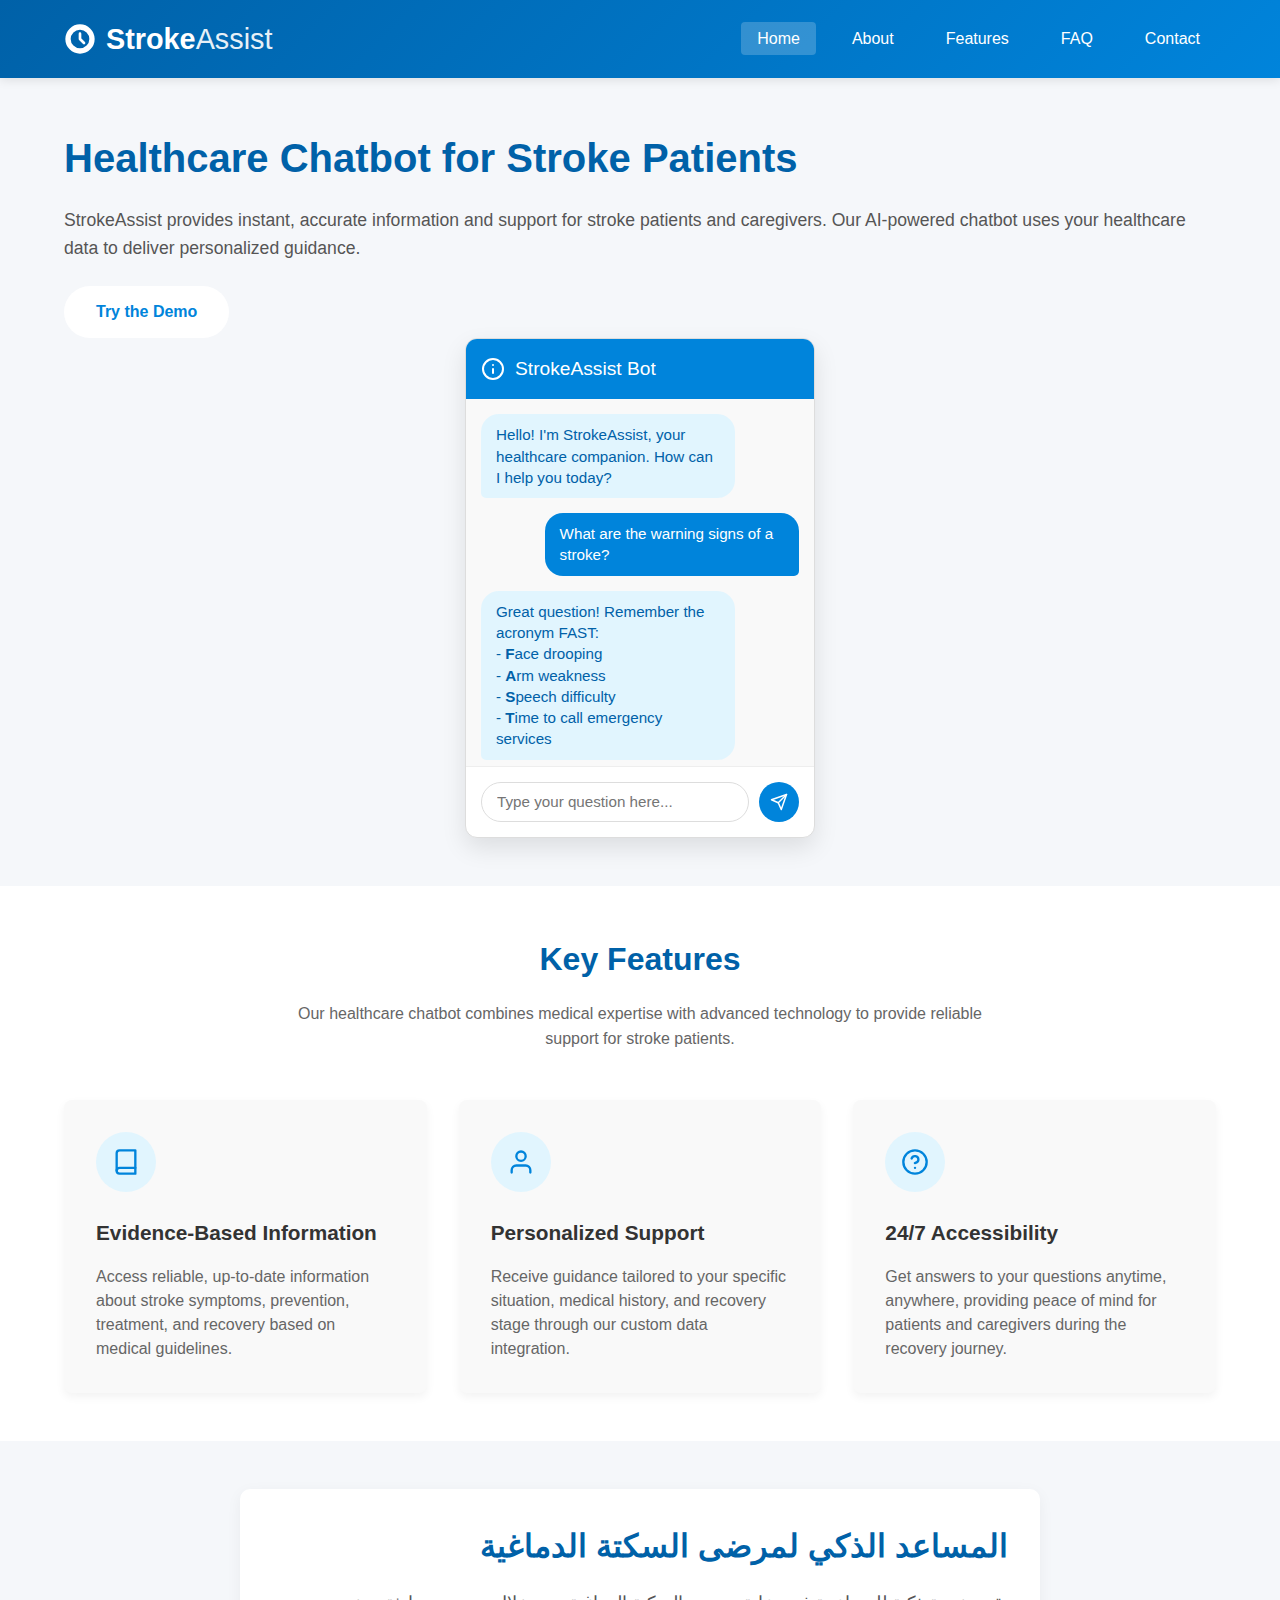
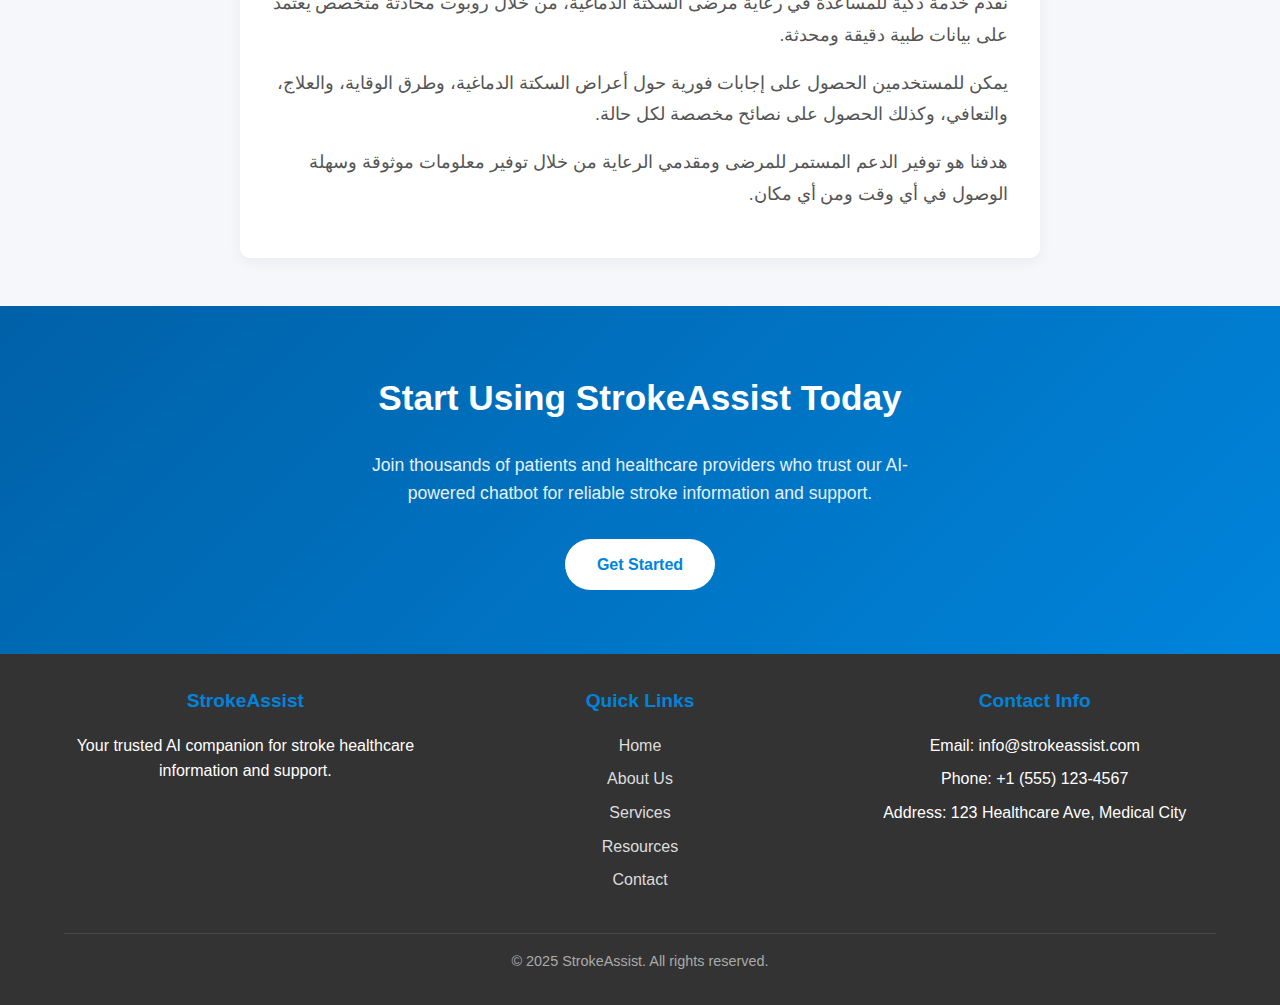
<file: stroke.html>
<!DOCTYPE html>
<html lang="en">
<head>
    <meta charset="UTF-8">
    <meta name="viewport" content="width=device-width, initial-scale=1.0">
    <title>StrokeAssist - Healthcare Chatbot</title>
    <style>
        * {
            margin: 0;
            padding: 0;
            box-sizing: border-box;
            font-family: 'Segoe UI', Tahoma, Geneva, Verdana, sans-serif;
        }
        body {
            background-color: #f5f7fa;
            color: #333;
            line-height: 1.6;
        }
        header {
            background: linear-gradient(135deg, #0061a8 0%, #0084db 100%);
            color: white;
            padding: 1rem 0;
            box-shadow: 0 2px 10px rgba(0, 0, 0, 0.1);
        }
        .container {
            width: 90%;
            max-width: 1200px;
            margin: 0 auto;
        }
        .header-content {
            display: flex;
            justify-content: space-between;
            align-items: center;
        }
        .logo {
            display: flex;
            align-items: center;
            gap: 10px;
        }
        .logo h1 {
            font-size: 1.8rem;
            font-weight: 600;
        }
        .logo span {
            font-weight: normal;
            opacity: 0.9;
        }
        nav ul {
            display: flex;
            list-style: none;
            gap: 20px;
        }
        nav a {
            color: white;
            text-decoration: none;
            font-weight: 500;
            transition: all 0.3s ease;
            padding: 0.5rem 1rem;
            border-radius: 4px;
        }
        nav a:hover {
            background-color: rgba(255, 255, 255, 0.1);
        }
        nav a.active {
            background-color: rgba(255, 255, 255, 0.2);
        }
        .hero {
            display: flex;
            align-items: center;
            padding: 3rem 0;
            gap: 3rem;
        }
        .hero-content {
            flex: 1;
        }
        .hero-content h2 {
            font-size: 2.5rem;
            margin-bottom: 1rem;
            color: #0061a8;
        }
        .hero-content p {
            font-size: 1.1rem;
            margin-bottom: 1.5rem;
            color: #555;
        }
        .hero-image {
            flex: 1;
            display: flex;
            justify-content: center;
        }
        .chatbot-container {
            border: 1px solid #ddd;
            border-radius: 12px;
            width: 350px;
            height: 500px;
            background-color: white;
            box-shadow: 0 10px 25px rgba(0, 0, 0, 0.1);
            overflow: hidden;
            display: flex;
            flex-direction: column;
        }
        .chat-header {
            background-color: #0084db;
            color: white;
            padding: 15px;
            display: flex;
            align-items: center;
            gap: 10px;
        }
        .chat-header h3 {
            font-size: 1.2rem;
            font-weight: 500;
        }
        .chat-messages {
            flex: 1;
            padding: 15px;
            overflow-y: auto;
            background-color: #f9f9f9;
            display: flex;
            flex-direction: column;
            gap: 15px;
        }
        .message {
            max-width: 80%;
            padding: 10px 15px;
            border-radius: 18px;
            font-size: 0.95rem;
            line-height: 1.4;
        }
        .bot {
            align-self: flex-start;
            background-color: #e1f5fe;
            border-bottom-left-radius: 5px;
            color: #0061a8;
        }
        .user {
            align-self: flex-end;
            background-color: #0084db;
            color: white;
            border-bottom-right-radius: 5px;
        }
        .chat-input {
            padding: 15px;
            border-top: 1px solid #eee;
            display: flex;
            gap: 10px;
        }
        .chat-input input {
            flex: 1;
            padding: 10px 15px;
            border: 1px solid #ddd;
            border-radius: 25px;
            outline: none;
            font-size: 0.95rem;
        }
        .chat-input button {
            background-color: #0084db;
            color: white;
            border: none;
            border-radius: 50%;
            width: 40px;
            height: 40px;
            display: flex;
            align-items: center;
            justify-content: center;
            cursor: pointer;
            transition: all 0.3s ease;
        }
        .chat-input button:hover {
            background-color: #0061a8;
        }
        .features {
            padding: 3rem 0;
            background-color: white;
        }
        .section-header {
            text-align: center;
            margin-bottom: 3rem;
        }
        .section-header h2 {
            font-size: 2rem;
            color: #0061a8;
            margin-bottom: 1rem;
        }
        .section-header p {
            color: #666;
            max-width: 700px;
            margin: 0 auto;
        }
        .features-grid {
            display: grid;
            grid-template-columns: repeat(auto-fit, minmax(300px, 1fr));
            gap: 2rem;
        }
        .feature-card {
            background-color: #f9f9f9;
            border-radius: 8px;
            padding: 2rem;
            box-shadow: 0 4px 10px rgba(0, 0, 0, 0.05);
            transition: all 0.3s ease;
        }
        .feature-card:hover {
            transform: translateY(-5px);
            box-shadow: 0 10px 20px rgba(0, 0, 0, 0.1);
        }
        .feature-icon {
            background-color: #e1f5fe;
            color: #0084db;
            width: 60px;
            height: 60px;
            border-radius: 50%;
            display: flex;
            align-items: center;
            justify-content: center;
            margin-bottom: 1.5rem;
        }
        .feature-card h3 {
            font-size: 1.3rem;
            margin-bottom: 1rem;
            color: #333;
        }
        .feature-card p {
            color: #666;
            line-height: 1.5;
        }
        .cta {
            background: linear-gradient(135deg, #0061a8 0%, #0084db 100%);
            padding: 4rem 0;
            color: white;
            text-align: center;
        }
        .cta h2 {
            font-size: 2.2rem;
            margin-bottom: 1.5rem;
        }
        .cta p {
            max-width: 600px;
            margin: 0 auto 2rem;
            font-size: 1.1rem;
            opacity: 0.9;
        }
        .btn {
            display: inline-block;
            background-color: white;
            color: #0084db;
            padding: 0.8rem 2rem;
            border-radius: 30px;
            font-size: 1rem;
            font-weight: 600;
            text-decoration: none;
            transition: all 0.3s ease;
        }
        .btn:hover {
            transform: translateY(-3px);
            box-shadow: 0 10px 20px rgba(0, 0, 0, 0.1);
        }
        .arabic-section {
            padding: 3rem 0;
            background-color: #f5f7fa;
            text-align: center;
        }
        .arabic-content {
            text-align: right;
            direction: rtl;
            max-width: 800px;
            margin: 0 auto;
            padding: 2rem;
            background-color: white;
            border-radius: 10px;
            box-shadow: 0 4px 15px rgba(0, 0, 0, 0.05);
        }
        .arabic-content h2 {
            font-size: 2rem;
            color: #0061a8;
            margin-bottom: 1rem;
        }
        .arabic-content p {
            font-size: 1.1rem;
            color: #555;
            line-height: 1.8;
            margin-bottom: 1rem;
        }
        footer {
            background-color: #333;
            color: white;
            padding: 2rem 0;
            text-align: center;
        }
        .footer-content {
            display: flex;
            justify-content: space-between;
            flex-wrap: wrap;
            gap: 2rem;
        }
        .footer-section {
            flex: 1;
            min-width: 250px;
        }
        .footer-section h3 {
            font-size: 1.2rem;
            margin-bottom: 1rem;
            color: #0084db;
        }
        .footer-links {
            list-style: none;
        }
        .footer-links li {
            margin-bottom: 0.5rem;
        }
        .footer-links a {
            color: #ddd;
            text-decoration: none;
            transition: all 0.3s ease;
        }
        .footer-links a:hover {
            color: white;
            padding-left: 5px;
        }
        .copyright {
            margin-top: 2rem;
            padding-top: 1rem;
            border-top: 1px solid rgba(255, 255, 255, 0.1);
            font-size: 0.9rem;
            color: #aaa;
        }
        @media (max-width: 768px) {
            .hero {
                flex-direction: column-reverse;
                text-align: center;
                padding: 2rem 0;
            }
            .hero-content {
                margin-top: 2rem;
            }
            .header-content {
                flex-direction: column;
                gap: 1rem;
            }
            nav ul {
                gap: 10px;
            }
            .features-grid {
                grid-template-columns: 1fr;
            }
            .footer-content {
                flex-direction: column;
                text-align: center;
            }
        }
    </style>
</head>
<body>
    <header>
        <div class="container">
            <div class="header-content">
                <div class="logo">
                    <svg width="32" height="32" viewBox="0 0 24 24" fill="none" stroke="currentColor" stroke-width="2" stroke-linecap="round" stroke-linejoin="round">
                        <path d="M12 2C6.5 2 2 6.5 2 12s4.5 10 10 10 10-4.5 10-10S17.5 2 12 2zm0 18c-4.4 0-8-3.6-8-8s3.6-8 8-8 8 3.6 8 8-3.6 8-8 8z"/>
                        <path d="M12 8v4l3 3"/>
                    </svg>
                    <h1>Stroke<span>Assist</span></h1>
                </div>
                <nav>
                    <ul>
                        <li><a href="#" class="active">Home</a></li>
                        <li><a href="#">About</a></li>
                        <li><a href="#">Features</a></li>
                        <li><a href="#">FAQ</a></li>
                        <li><a href="#">Contact</a></li>
                    </ul>
                </nav>
            </div>
        </div>
    </header>

    <section class="hero">
        <div class="container">
            <div class="hero-content">
                <h2>Healthcare Chatbot for Stroke Patients</h2>
                <p>StrokeAssist provides instant, accurate information and support for stroke patients and caregivers. Our AI-powered chatbot uses your healthcare data to deliver personalized guidance.</p>
                <a href="#" class="btn">Try the Demo</a>
            </div>
            <div class="hero-image">
                <div class="chatbot-container">
                    <div class="chat-header">
                        <svg width="24" height="24" viewBox="0 0 24 24" fill="none" stroke="currentColor" stroke-width="2" stroke-linecap="round" stroke-linejoin="round">
                            <circle cx="12" cy="12" r="10"></circle>
                            <path d="M12 16v-4"></path>
                            <path d="M12 8h.01"></path>
                        </svg>
                        <h3>StrokeAssist Bot</h3>
                    </div>
                    <div class="chat-messages">
                        <div class="message bot">
                            Hello! I'm StrokeAssist, your healthcare companion. How can I help you today?
                        </div>
                        <div class="message user">
                            What are the warning signs of a stroke?
                        </div>
                        <div class="message bot">
                            Great question! Remember the acronym FAST:<br>
                            - <strong>F</strong>ace drooping<br>
                            - <strong>A</strong>rm weakness<br>
                            - <strong>S</strong>peech difficulty<br>
                            - <strong>T</strong>ime to call emergency services
                        </div>
                        <div class="message user">
                            How can I reduce my risk of stroke?
                        </div>
                        <div class="message bot">
                            Here are key ways to reduce stroke risk:<br>
                            - Control blood pressure<br>
                            - Maintain healthy diet<br>
                            - Exercise regularly<br>
                            - Avoid smoking<br>
                            - Limit alcohol intake<br>
                            Would you like more specific information about any of these?
                        </div>
                    </div>
                    <div class="chat-input">
                        <input type="text" placeholder="Type your question here...">
                        <button>
                            <svg width="18" height="18" viewBox="0 0 24 24" fill="none" stroke="currentColor" stroke-width="2" stroke-linecap="round" stroke-linejoin="round">
                                <line x1="22" y1="2" x2="11" y2="13"></line>
                                <polygon points="22 2 15 22 11 13 2 9 22 2"></polygon>
                            </svg>
                        </button>
                    </div>
                </div>
            </div>
        </div>
    </section>

    <section class="features">
        <div class="container">
            <div class="section-header">
                <h2>Key Features</h2>
                <p>Our healthcare chatbot combines medical expertise with advanced technology to provide reliable support for stroke patients.</p>
            </div>
            <div class="features-grid">
                <div class="feature-card">
                    <div class="feature-icon">
                        <svg width="28" height="28" viewBox="0 0 24 24" fill="none" stroke="currentColor" stroke-width="2" stroke-linecap="round" stroke-linejoin="round">
                            <path d="M4 19.5A2.5 2.5 0 0 1 6.5 17H20"></path>
                            <path d="M6.5 2H20v20H6.5A2.5 2.5 0 0 1 4 19.5v-15A2.5 2.5 0 0 1 6.5 2z"></path>
                        </svg>
                    </div>
                    <h3>Evidence-Based Information</h3>
                    <p>Access reliable, up-to-date information about stroke symptoms, prevention, treatment, and recovery based on medical guidelines.</p>
                </div>
                <div class="feature-card">
                    <div class="feature-icon">
                        <svg width="28" height="28" viewBox="0 0 24 24" fill="none" stroke="currentColor" stroke-width="2" stroke-linecap="round" stroke-linejoin="round">
                            <path d="M20 21v-2a4 4 0 0 0-4-4H8a4 4 0 0 0-4 4v2"></path>
                            <circle cx="12" cy="7" r="4"></circle>
                        </svg>
                    </div>
                    <h3>Personalized Support</h3>
                    <p>Receive guidance tailored to your specific situation, medical history, and recovery stage through our custom data integration.</p>
                </div>
                <div class="feature-card">
                    <div class="feature-icon">
                        <svg width="28" height="28" viewBox="0 0 24 24" fill="none" stroke="currentColor" stroke-width="2" stroke-linecap="round" stroke-linejoin="round">
                            <circle cx="12" cy="12" r="10"></circle>
                            <path d="M9.09 9a3 3 0 0 1 5.83 1c0 2-3 3-3 3"></path>
                            <line x1="12" y1="17" x2="12.01" y2="17"></line>
                        </svg>
                    </div>
                    <h3>24/7 Accessibility</h3>
                    <p>Get answers to your questions anytime, anywhere, providing peace of mind for patients and caregivers during the recovery journey.</p>
                </div>
            </div>
        </div>
    </section>

    <section class="arabic-section">
        <div class="container">
            <div class="arabic-content">
                <h2>المساعد الذكي لمرضى السكتة الدماغية</h2>
                <p>نقدم خدمة ذكية للمساعدة في رعاية مرضى السكتة الدماغية، من خلال روبوت محادثة متخصص يعتمد على بيانات طبية دقيقة ومحدثة.</p>
                <p>يمكن للمستخدمين الحصول على إجابات فورية حول أعراض السكتة الدماغية، وطرق الوقاية، والعلاج، والتعافي، وكذلك الحصول على نصائح مخصصة لكل حالة.</p>
                <p>هدفنا هو توفير الدعم المستمر للمرضى ومقدمي الرعاية من خلال توفير معلومات موثوقة وسهلة الوصول في أي وقت ومن أي مكان.</p>
            </div>
        </div>
    </section>

    <section class="cta">
        <div class="container">
            <h2>Start Using StrokeAssist Today</h2>
            <p>Join thousands of patients and healthcare providers who trust our AI-powered chatbot for reliable stroke information and support.</p>
            <a href="#" class="btn">Get Started</a>
        </div>
    </section>

    <footer>
        <div class="container">
            <div class="footer-content">
                <div class="footer-section">
                    <h3>StrokeAssist</h3>
                    <p>Your trusted AI companion for stroke healthcare information and support.</p>
                </div>
                <div class="footer-section">
                    <h3>Quick Links</h3>
                    <ul class="footer-links">
                        <li><a href="#">Home</a></li>
                        <li><a href="#">About Us</a></li>
                        <li><a href="#">Services</a></li>
                        <li><a href="#">Resources</a></li>
                        <li><a href="#">Contact</a></li>
                    </ul>
                </div>
                <div class="footer-section">
                    <h3>Contact Info</h3>
                    <ul class="footer-links">
                        <li>Email: info@strokeassist.com</li>
                        <li>Phone: +1 (555) 123-4567</li>
                        <li>Address: 123 Healthcare Ave, Medical City</li>
                    </ul>
                </div>
            </div>
            <div class="copyright">
                <p>&copy; 2025 StrokeAssist. All rights reserved.</p>
            </div>
        </div>
    </footer>
</html>
</file>
